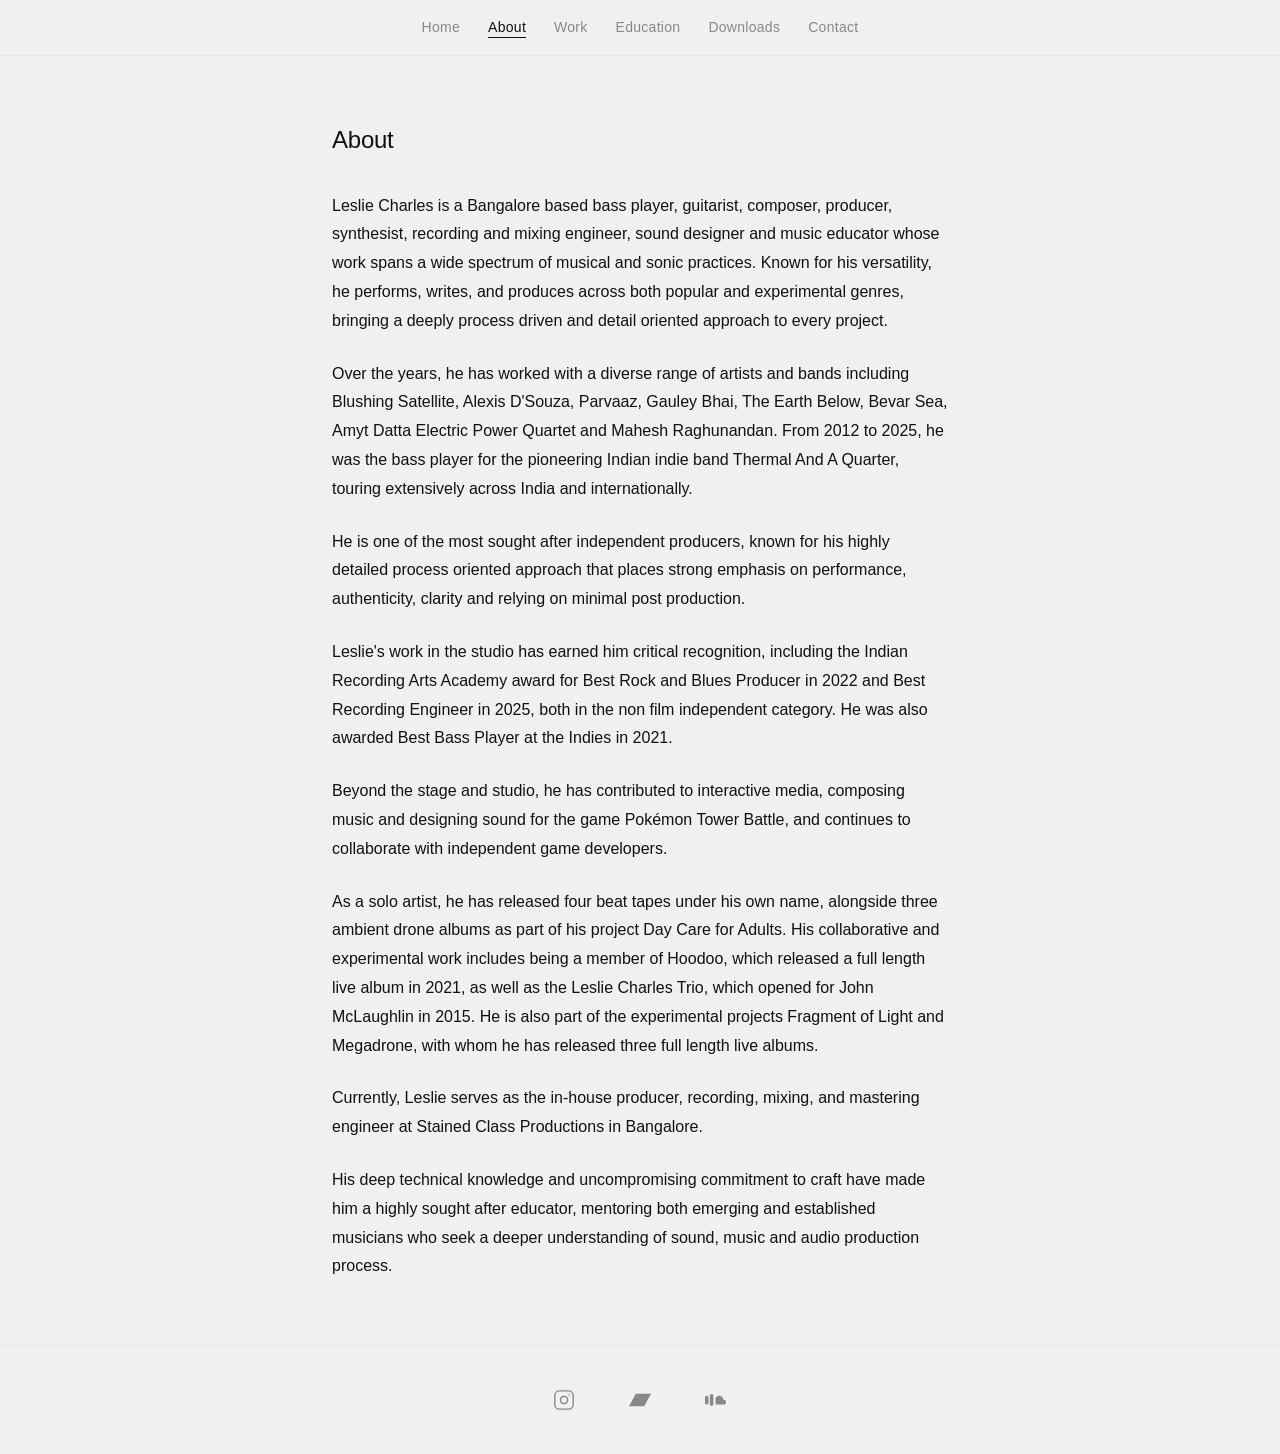
<file: about.html>
<!DOCTYPE html>
<html lang="en">
<head>
  <meta charset="UTF-8">
  <meta name="viewport" content="width=device-width, initial-scale=1.0">
  <title>About — Leslie Charles</title>
  <meta name="description" content="Bangalore-based bassist, producer, engineer, composer, and educator. IRAA award winner. Member of Thermal and a Quarter 2012–2025.">
  <link rel="canonical" href="https://lesliecharlesmusic.com/about">
  <meta property="og:title" content="About — Leslie Charles">
  <meta property="og:description" content="Bangalore-based bassist, producer, engineer, composer, and educator. IRAA award winner.">
  <meta property="og:url" content="https://lesliecharlesmusic.com/about">
  <meta property="og:type" content="website">
  <link rel="icon" href="favicon.svg" type="image/svg+xml">
  <link rel="stylesheet" href="style.css">
</head>
<body>

  <nav class="site-nav" aria-label="Main navigation">
    <ul class="nav-links">
      <li><a href="index.html">Home</a></li>
      <li><a href="about.html" class="active" aria-current="page">About</a></li>
      <li><a href="work.html">Work</a></li>
      <li><a href="education.html">Education</a></li>
      <li><a href="downloads.html">Downloads</a></li>
      <li><a href="contact.html">Contact</a></li>
    </ul>
  </nav>

  <main>
    <article class="prose">
      <h1 class="page-title">About</h1>
      <div class="bio">
        <p>Leslie Charles is a Bangalore based bass player, guitarist, composer, producer, synthesist, recording and mixing engineer, sound designer and music educator whose work spans a wide spectrum of musical and sonic practices. Known for his versatility, he performs, writes, and produces across both popular and experimental genres, bringing a deeply process driven and detail oriented approach to every project.</p>
        <p>Over the years, he has worked with a diverse range of artists and bands including Blushing Satellite, Alexis D'Souza, Parvaaz, Gauley Bhai, The Earth Below, Bevar Sea, Amyt Datta Electric Power Quartet and Mahesh Raghunandan. From 2012 to 2025, he was the bass player for the pioneering Indian indie band Thermal And A Quarter, touring extensively across India and internationally.</p>
        <p>He is one of the most sought after independent producers, known for his highly detailed process oriented approach that places strong emphasis on performance, authenticity, clarity and relying on minimal post production.</p>
        <p>Leslie's work in the studio has earned him critical recognition, including the Indian Recording Arts Academy award for Best Rock and Blues Producer in 2022 and Best Recording Engineer in 2025, both in the non film independent category. He was also awarded Best Bass Player at the Indies in 2021.</p>
        <p>Beyond the stage and studio, he has contributed to interactive media, composing music and designing sound for the game Pokémon Tower Battle, and continues to collaborate with independent game developers.</p>
        <p>As a solo artist, he has released four beat tapes under his own name, alongside three ambient drone albums as part of his project Day Care for Adults. His collaborative and experimental work includes being a member of Hoodoo, which released a full length live album in 2021, as well as the Leslie Charles Trio, which opened for John McLaughlin in 2015. He is also part of the experimental projects Fragment of Light and Megadrone, with whom he has released three full length live albums.</p>
        <p>Currently, Leslie serves as the in-house producer, recording, mixing, and mastering engineer at Stained Class Productions in Bangalore.</p>
        <p>His deep technical knowledge and uncompromising commitment to craft have made him a highly sought after educator, mentoring both emerging and established musicians who seek a deeper understanding of sound, music and audio production process.</p>
      </div>
    </article>
  </main>

  <footer class="site-footer">
    <a class="footer-icon" href="https://www.instagram.com/lesliecharles/" target="_blank" rel="noopener noreferrer" aria-label="Instagram">
      <svg viewBox="0 0 24 24" fill="none" stroke="currentColor" stroke-width="1.5" stroke-linecap="round" stroke-linejoin="round" aria-hidden="true">
        <rect x="2" y="2" width="20" height="20" rx="5" ry="5"/>
        <path d="M16 11.37A4 4 0 1 1 12.63 8 4 4 0 0 1 16 11.37z"/>
        <line x1="17.5" y1="6.5" x2="17.51" y2="6.5"/>
      </svg>
    </a>
    <a class="footer-icon" href="https://lesliecharles.bandcamp.com" target="_blank" rel="noopener noreferrer" aria-label="Bandcamp">
      <svg viewBox="0 0 24 24" fill="currentColor" aria-hidden="true">
        <path d="M0 18.75l7.437-13.5H24L16.563 18.75z"/>
      </svg>
    </a>
    <a class="footer-icon" href="https://soundcloud.com/lesliecharles" target="_blank" rel="noopener noreferrer" aria-label="SoundCloud">
      <svg viewBox="0 0 24 24" fill="currentColor" aria-hidden="true">
        <path d="M11.56 8.87V17h8.76c1.47 0 2.68-1.2 2.68-2.68a2.68 2.68 0 0 0-2.68-2.68c-.1 0-.2 0-.3.01-.2-2.35-2.14-4.19-4.52-4.19-1.16 0-2.22.44-3.01 1.14-.6.51-.93 1.2-.93 2.23zM0 15.16a1.88 1.88 0 1 0 3.76 0V9.37a1.88 1.88 0 0 0-3.76 0v5.79zM5.29 16.63a1.88 1.88 0 1 0 3.76 0V7.29a1.88 1.88 0 0 0-3.76 0v9.34z"/>
      </svg>
    </a>
  </footer>

</body>
</html>
</file>
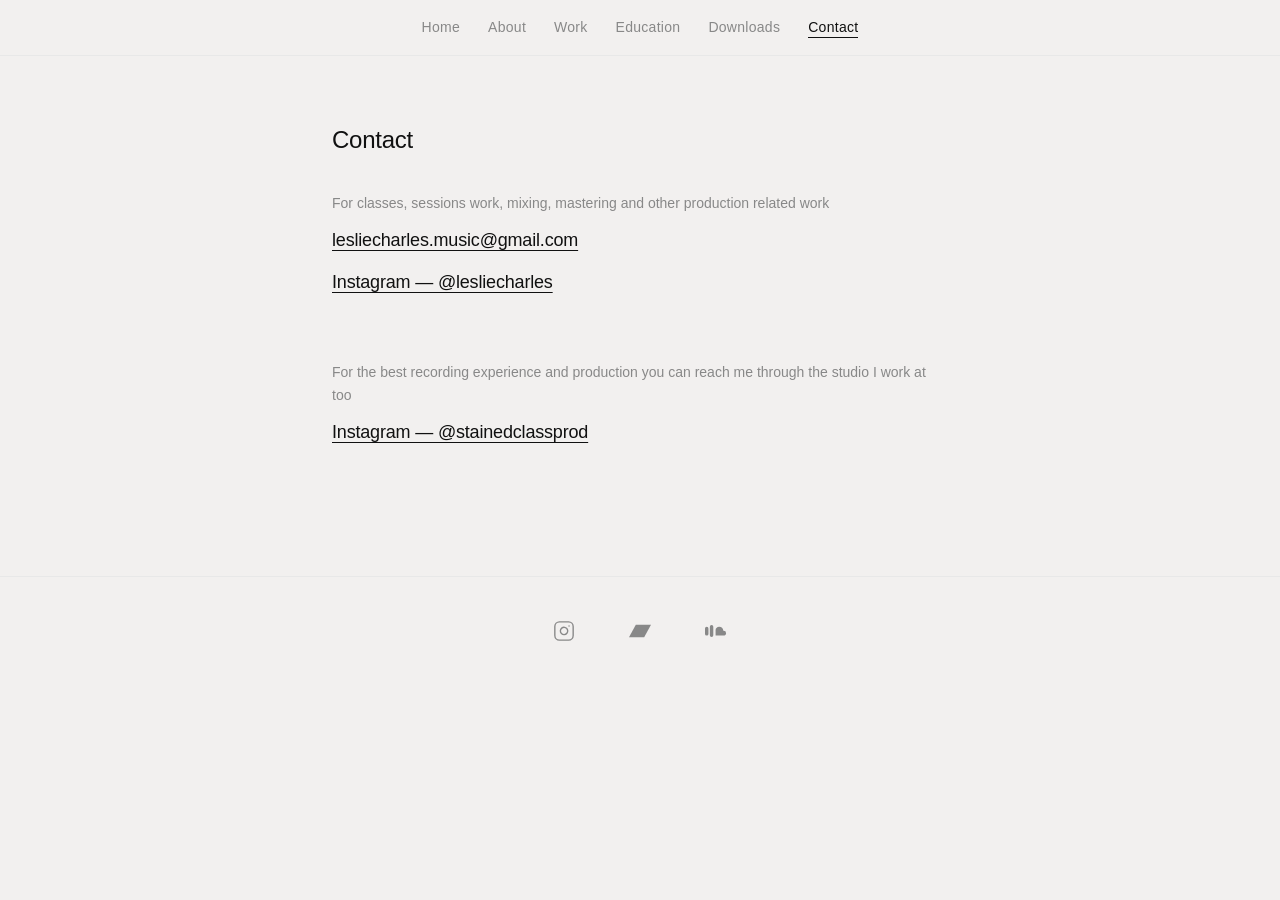
<file: contact.html>
<!DOCTYPE html>
<html lang="en">
<head>
  <meta charset="UTF-8">
  <meta name="viewport" content="width=device-width, initial-scale=1.0">
  <title>Contact — Leslie Charles</title>
  <meta name="description" content="Get in touch with Leslie Charles for production, engineering, recording, and collaboration enquiries.">
  <link rel="canonical" href="https://lesliecharlesmusic.com/contact">
  <meta property="og:title" content="Contact — Leslie Charles">
  <meta property="og:description" content="Get in touch for production, engineering, recording, and collaboration enquiries.">
  <meta property="og:url" content="https://lesliecharlesmusic.com/contact">
  <meta property="og:type" content="website">
  <link rel="icon" href="favicon.svg" type="image/svg+xml">
  <link rel="stylesheet" href="style.css">
</head>
<body>

  <nav class="site-nav" aria-label="Main navigation">
    <ul class="nav-links">
      <li><a href="index.html">Home</a></li>
      <li><a href="about.html">About</a></li>
      <li><a href="work.html">Work</a></li>
      <li><a href="education.html">Education</a></li>
      <li><a href="downloads.html">Downloads</a></li>
      <li><a href="contact.html" class="active" aria-current="page">Contact</a></li>
    </ul>
  </nav>

  <main>
    <div class="prose">
      <h1 class="page-title">Contact</h1>

      <div class="contact-block">
        <p class="contact-label">For classes, sessions work, mixing, mastering and other production related work</p>
        <a class="contact-email" href="mailto:lesliecharles.music@gmail.com">lesliecharles.music@gmail.com</a>
        <a class="contact-social" href="https://www.instagram.com/lesliecharles/" target="_blank" rel="noopener noreferrer">Instagram — @lesliecharles</a>
      </div>

      <div class="contact-block">
        <p class="contact-label">For the best recording experience and production you can reach me through the studio I work at too</p>
        <a class="contact-social" href="https://www.instagram.com/stainedclassprod/" target="_blank" rel="noopener noreferrer">Instagram — @stainedclassprod</a>
      </div>
    </div>
  </main>

  <footer class="site-footer">
    <a class="footer-icon" href="https://www.instagram.com/lesliecharles/" target="_blank" rel="noopener noreferrer" aria-label="Instagram">
      <svg viewBox="0 0 24 24" fill="none" stroke="currentColor" stroke-width="1.5" stroke-linecap="round" stroke-linejoin="round" aria-hidden="true">
        <rect x="2" y="2" width="20" height="20" rx="5" ry="5"/>
        <path d="M16 11.37A4 4 0 1 1 12.63 8 4 4 0 0 1 16 11.37z"/>
        <line x1="17.5" y1="6.5" x2="17.51" y2="6.5"/>
      </svg>
    </a>
    <a class="footer-icon" href="https://lesliecharles.bandcamp.com" target="_blank" rel="noopener noreferrer" aria-label="Bandcamp">
      <svg viewBox="0 0 24 24" fill="currentColor" aria-hidden="true">
        <path d="M0 18.75l7.437-13.5H24L16.563 18.75z"/>
      </svg>
    </a>
    <a class="footer-icon" href="https://soundcloud.com/lesliecharles" target="_blank" rel="noopener noreferrer" aria-label="SoundCloud">
      <svg viewBox="0 0 24 24" fill="currentColor" aria-hidden="true">
        <path d="M11.56 8.87V17h8.76c1.47 0 2.68-1.2 2.68-2.68a2.68 2.68 0 0 0-2.68-2.68c-.1 0-.2 0-.3.01-.2-2.35-2.14-4.19-4.52-4.19-1.16 0-2.22.44-3.01 1.14-.6.51-.93 1.2-.93 2.23zM0 15.16a1.88 1.88 0 1 0 3.76 0V9.37a1.88 1.88 0 0 0-3.76 0v5.79zM5.29 16.63a1.88 1.88 0 1 0 3.76 0V7.29a1.88 1.88 0 0 0-3.76 0v9.34z"/>
      </svg>
    </a>
  </footer>

</body>
</html>
</file>
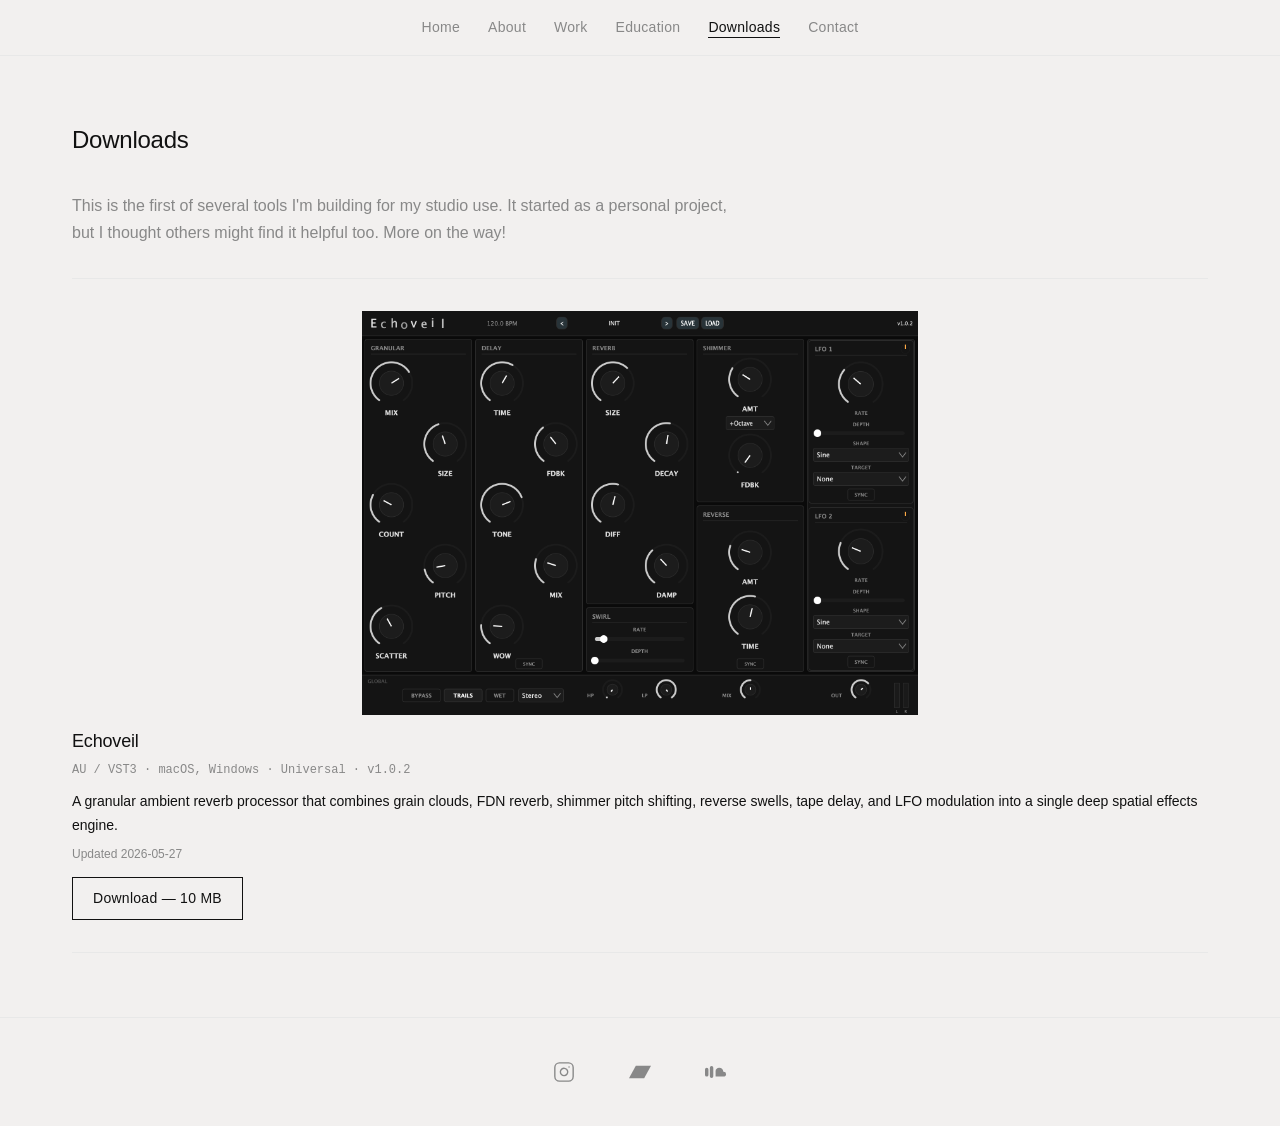
<file: downloads.html>
<!DOCTYPE html>
<html lang="en">

<head>
  <meta charset="UTF-8">
  <meta name="viewport" content="width=device-width, initial-scale=1.0">
  <title>Downloads — Leslie Charles</title>
  <meta name="description"
    content="Free audio plugins and software by Leslie Charles. AU and VST3 formats for macOS and Windows.">
  <link rel="canonical" href="https://lesliecharlesmusic.com/downloads">
  <meta property="og:title" content="Downloads — Leslie Charles">
  <meta property="og:description" content="Free audio plugins and software. AU and VST3 formats for macOS and Windows.">
  <meta property="og:url" content="https://lesliecharlesmusic.com/downloads">
  <meta property="og:type" content="website">
  <link rel="icon" href="favicon.svg" type="image/svg+xml">
  <link rel="stylesheet" href="style.css">
</head>

<body>

  <nav class="site-nav" aria-label="Main navigation">
    <ul class="nav-links">
      <li><a href="index.html">Home</a></li>
      <li><a href="about.html">About</a></li>
      <li><a href="work.html">Work</a></li>
      <li><a href="education.html">Education</a></li>
      <li><a href="downloads.html" class="active" aria-current="page">Downloads</a></li>
      <li><a href="contact.html">Contact</a></li>
    </ul>
  </nav>

  <main>
    <div class="wrap">
      <h1 class="page-title">Downloads</h1>
      <p class="dl-intro">This is the first of several tools I'm building for my studio use. It started as a personal
        project, but I thought others might find it helpful too. More on the way!</p>
      <ul class="dl-list" id="downloads-list">
        <!-- Populated by downloads.js -->
      </ul>
    </div>
  </main>

  <footer class="site-footer">
    <a class="footer-icon" href="https://www.instagram.com/lesliecharles/" target="_blank" rel="noopener noreferrer"
      aria-label="Instagram">
      <svg viewBox="0 0 24 24" fill="none" stroke="currentColor" stroke-width="1.5" stroke-linecap="round"
        stroke-linejoin="round" aria-hidden="true">
        <rect x="2" y="2" width="20" height="20" rx="5" ry="5" />
        <path d="M16 11.37A4 4 0 1 1 12.63 8 4 4 0 0 1 16 11.37z" />
        <line x1="17.5" y1="6.5" x2="17.51" y2="6.5" />
      </svg>
    </a>
    <a class="footer-icon" href="https://lesliecharles.bandcamp.com" target="_blank" rel="noopener noreferrer"
      aria-label="Bandcamp">
      <svg viewBox="0 0 24 24" fill="currentColor" aria-hidden="true">
        <path d="M0 18.75l7.437-13.5H24L16.563 18.75z" />
      </svg>
    </a>
    <a class="footer-icon" href="https://soundcloud.com/lesliecharles" target="_blank" rel="noopener noreferrer"
      aria-label="SoundCloud">
      <svg viewBox="0 0 24 24" fill="currentColor" aria-hidden="true">
        <path
          d="M11.56 8.87V17h8.76c1.47 0 2.68-1.2 2.68-2.68a2.68 2.68 0 0 0-2.68-2.68c-.1 0-.2 0-.3.01-.2-2.35-2.14-4.19-4.52-4.19-1.16 0-2.22.44-3.01 1.14-.6.51-.93 1.2-.93 2.23zM0 15.16a1.88 1.88 0 1 0 3.76 0V9.37a1.88 1.88 0 0 0-3.76 0v5.79zM5.29 16.63a1.88 1.88 0 1 0 3.76 0V7.29a1.88 1.88 0 0 0-3.76 0v9.34z" />
      </svg>
    </a>
  </footer>

  <script src="downloads.js"></script>
  <script>
    (function () {
      var list = document.getElementById('downloads-list');

      downloads.forEach(function (item) {
        var li = document.createElement('li');
        li.className = 'dl-item';

        // Thumbnail (optional)
        if (item.art) {
          var thumb = document.createElement('img');
          thumb.className = 'dl-thumb';
          thumb.src = item.art;
          thumb.alt = item.name;
          thumb.width = 1758;
          thumb.height = 1276;
          thumb.loading = 'eager';
          li.appendChild(thumb);
        }

        // Info block
        var info = document.createElement('div');
        info.className = 'dl-info';

        var name = document.createElement('h2');
        name.className = 'dl-name';
        name.textContent = item.name;

        var meta = document.createElement('p');
        meta.className = 'dl-meta';
        meta.textContent = [
          item.format.join(' / '),
          item.platform.join(', '),
          item.arch.join(', '),
          'v' + item.version
        ].join(' · ');

        var desc = document.createElement('p');
        desc.className = 'dl-desc';
        desc.textContent = item.description;

        var updated = document.createElement('p');
        updated.className = 'dl-updated';
        updated.textContent = 'Updated ' + item.updated;

        info.appendChild(name);
        info.appendChild(meta);
        info.appendChild(desc);
        info.appendChild(updated);

        // Actions block
        var actions = document.createElement('div');
        actions.className = 'dl-actions';

        var btn = document.createElement('a');
        btn.className = 'dl-btn';
        btn.href = item.file;
        btn.setAttribute('download', '');
        btn.textContent = 'Download — ' + item.size;

        actions.appendChild(btn);

        if (item.changelog) {
          var log = document.createElement('a');
          log.href = item.changelog;
          log.target = '_blank';
          log.rel = 'noopener noreferrer';
          log.style.display = 'block';
          log.style.marginTop = '0.5rem';
          log.style.fontSize = 'var(--xs)';
          log.style.color = 'var(--muted)';
          log.textContent = 'Changelog';
          actions.appendChild(log);
        }

        li.appendChild(info);
        li.appendChild(actions);
        list.appendChild(li);
      });
    }());
  </script>

</body>

</html>
</file>
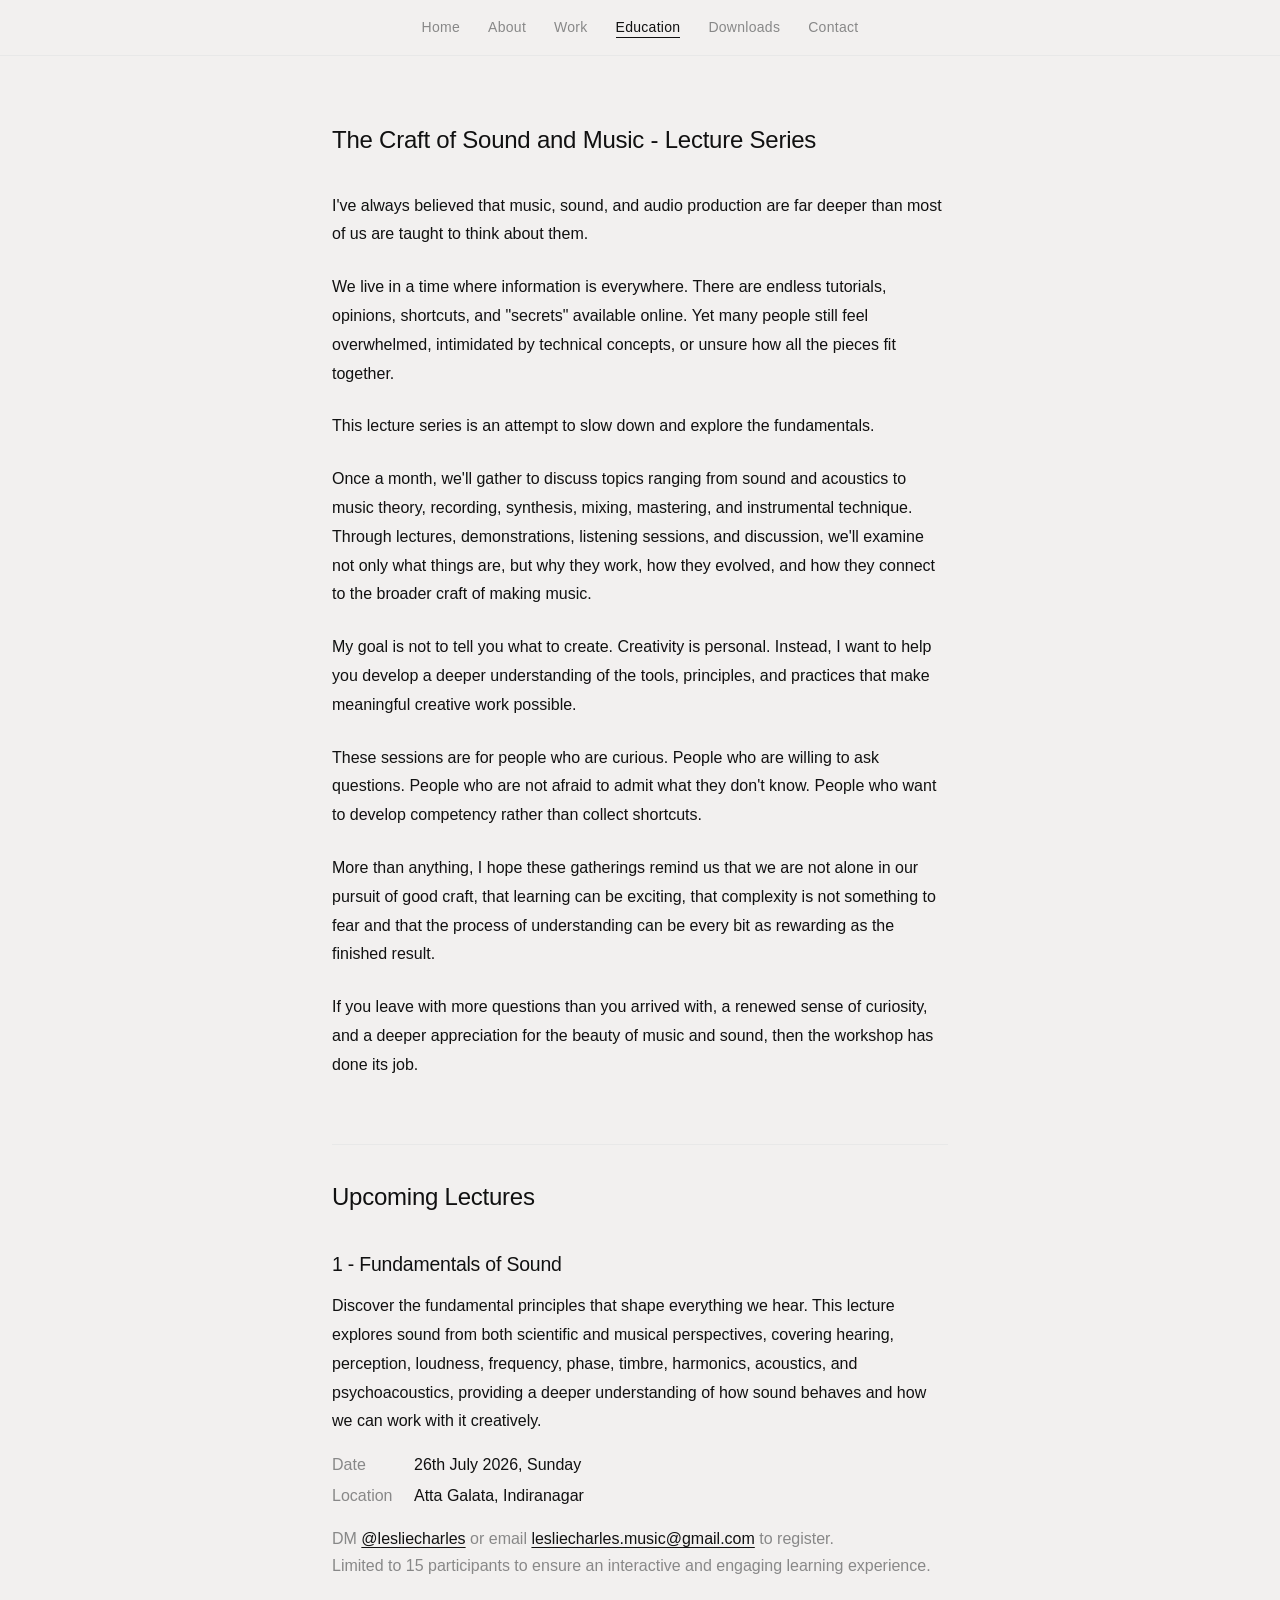
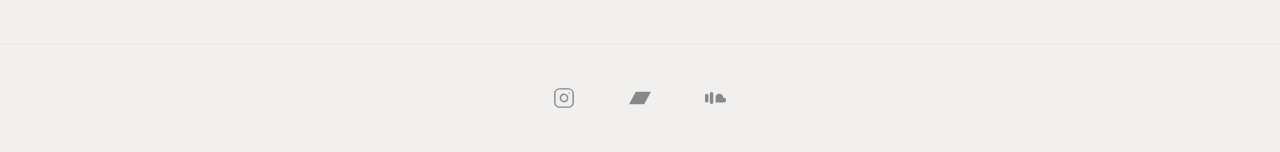
<file: education.html>
<!DOCTYPE html>
<html lang="en">

<head>
  <meta charset="UTF-8">
  <meta name="viewport" content="width=device-width, initial-scale=1.0">
  <title>Education — Leslie Charles</title>
  <meta name="description"
    content="A monthly lecture series exploring the fundamentals of sound, music theory, recording, synthesis, mixing, mastering, and instrumental technique.">
  <link rel="canonical" href="https://lesliecharlesmusic.com/education">
  <meta property="og:title" content="Workshop — Leslie Charles">
  <meta property="og:description"
    content="A monthly lecture series exploring the fundamentals of music, sound, and audio production.">
  <meta property="og:url" content="https://lesliecharlesmusic.com/education">
  <meta property="og:type" content="website">
  <link rel="icon" href="favicon.svg" type="image/svg+xml">
  <link rel="stylesheet" href="style.css">
</head>

<body>

  <nav class="site-nav" aria-label="Main navigation">
    <ul class="nav-links">
      <li><a href="index.html">Home</a></li>
      <li><a href="about.html">About</a></li>
      <li><a href="work.html">Work</a></li>
      <li><a href="education.html" class="active" aria-current="page">Education</a></li>
      <li><a href="downloads.html">Downloads</a></li>
      <li><a href="contact.html">Contact</a></li>
    </ul>
  </nav>

  <main>
    <article class="prose">
      <h1 class="page-title">The Craft of Sound and Music - Lecture Series</h1>
      <div class="workshop">
        <p>I've always believed that music, sound, and audio production are far deeper than most of us are taught to
          think about them.</p>
        <p>We live in a time where information is everywhere. There are endless tutorials, opinions, shortcuts, and
          "secrets" available online. Yet many people still feel overwhelmed, intimidated by technical concepts, or
          unsure how all the pieces fit together.</p>
        <p>This lecture series is an attempt to slow down and explore the fundamentals.</p>
        <p>Once a month, we'll gather to discuss topics ranging from sound and acoustics to music theory, recording,
          synthesis, mixing, mastering, and instrumental technique. Through lectures, demonstrations, listening
          sessions, and discussion, we'll examine not only what things are, but why they work, how they evolved, and how
          they connect to the broader craft of making music.</p>
        <p>My goal is not to tell you what to create. Creativity is personal. Instead, I want to help you develop a
          deeper understanding of the tools, principles, and practices that make meaningful creative work possible.</p>
        <p>These sessions are for people who are curious. People who are willing to ask questions. People who are not
          afraid to admit what they don't know. People who want to develop competency rather than collect shortcuts.</p>
        <p>More than anything, I hope these gatherings remind us that we are not alone in our pursuit of good craft, that learning can be exciting, that complexity is not something to fear and that the process of understanding can be every bit as rewarding as the finished result.</p>
        <p>If you leave with more questions than you arrived with, a renewed sense of curiosity, and a deeper
          appreciation for the beauty of music and sound, then the workshop has done its job.</p>
      </div>

      <div class="lecture-entry">
        <h2 class="page-title">Upcoming Lectures</h2>
        <h2 class="lecture-number">1 - Fundamentals of Sound</h2>
        <p class="lecture-desc">Discover the fundamental principles that shape everything we hear. This lecture explores
          sound from both scientific and musical perspectives, covering hearing, perception, loudness, frequency, phase,
          timbre, harmonics, acoustics, and psychoacoustics, providing a deeper understanding of how sound behaves and
          how we can work with it creatively.</p>
        <dl class="lecture-meta">
          <div class="lecture-meta-row">
            <dt>Date</dt>
            <dd>26th July 2026, Sunday</dd>
          </div>
          <div class="lecture-meta-row">
            <dt>Location</dt>
            <dd>Atta Galata, Indiranagar</dd>
          </div>
        </dl>
        <p class="lecture-register">DM <a href="https://www.instagram.com/lesliecharles/" target="_blank"
            rel="noopener noreferrer">@lesliecharles</a> or email <a
            href="mailto:lesliecharles.music@gmail.com">lesliecharles.music@gmail.com</a> to register.</p>
        <p class="lecture-register">Limited to 15 participants to ensure an interactive and engaging learning
          experience.</p>
      </div>

    </article>
  </main>

  <footer class="site-footer">
    <a class="footer-icon" href="https://www.instagram.com/lesliecharles/" target="_blank" rel="noopener noreferrer"
      aria-label="Instagram">
      <svg viewBox="0 0 24 24" fill="none" stroke="currentColor" stroke-width="1.5" stroke-linecap="round"
        stroke-linejoin="round" aria-hidden="true">
        <rect x="2" y="2" width="20" height="20" rx="5" ry="5" />
        <path d="M16 11.37A4 4 0 1 1 12.63 8 4 4 0 0 1 16 11.37z" />
        <line x1="17.5" y1="6.5" x2="17.51" y2="6.5" />
      </svg>
    </a>
    <a class="footer-icon" href="https://lesliecharles.bandcamp.com" target="_blank" rel="noopener noreferrer"
      aria-label="Bandcamp">
      <svg viewBox="0 0 24 24" fill="currentColor" aria-hidden="true">
        <path d="M0 18.75l7.437-13.5H24L16.563 18.75z" />
      </svg>
    </a>
    <a class="footer-icon" href="https://soundcloud.com/lesliecharles" target="_blank" rel="noopener noreferrer"
      aria-label="SoundCloud">
      <svg viewBox="0 0 24 24" fill="currentColor" aria-hidden="true">
        <path
          d="M11.56 8.87V17h8.76c1.47 0 2.68-1.2 2.68-2.68a2.68 2.68 0 0 0-2.68-2.68c-.1 0-.2 0-.3.01-.2-2.35-2.14-4.19-4.52-4.19-1.16 0-2.22.44-3.01 1.14-.6.51-.93 1.2-.93 2.23zM0 15.16a1.88 1.88 0 1 0 3.76 0V9.37a1.88 1.88 0 0 0-3.76 0v5.79zM5.29 16.63a1.88 1.88 0 1 0 3.76 0V7.29a1.88 1.88 0 0 0-3.76 0v9.34z" />
      </svg>
    </a>
  </footer>

</body>

</html>
</file>
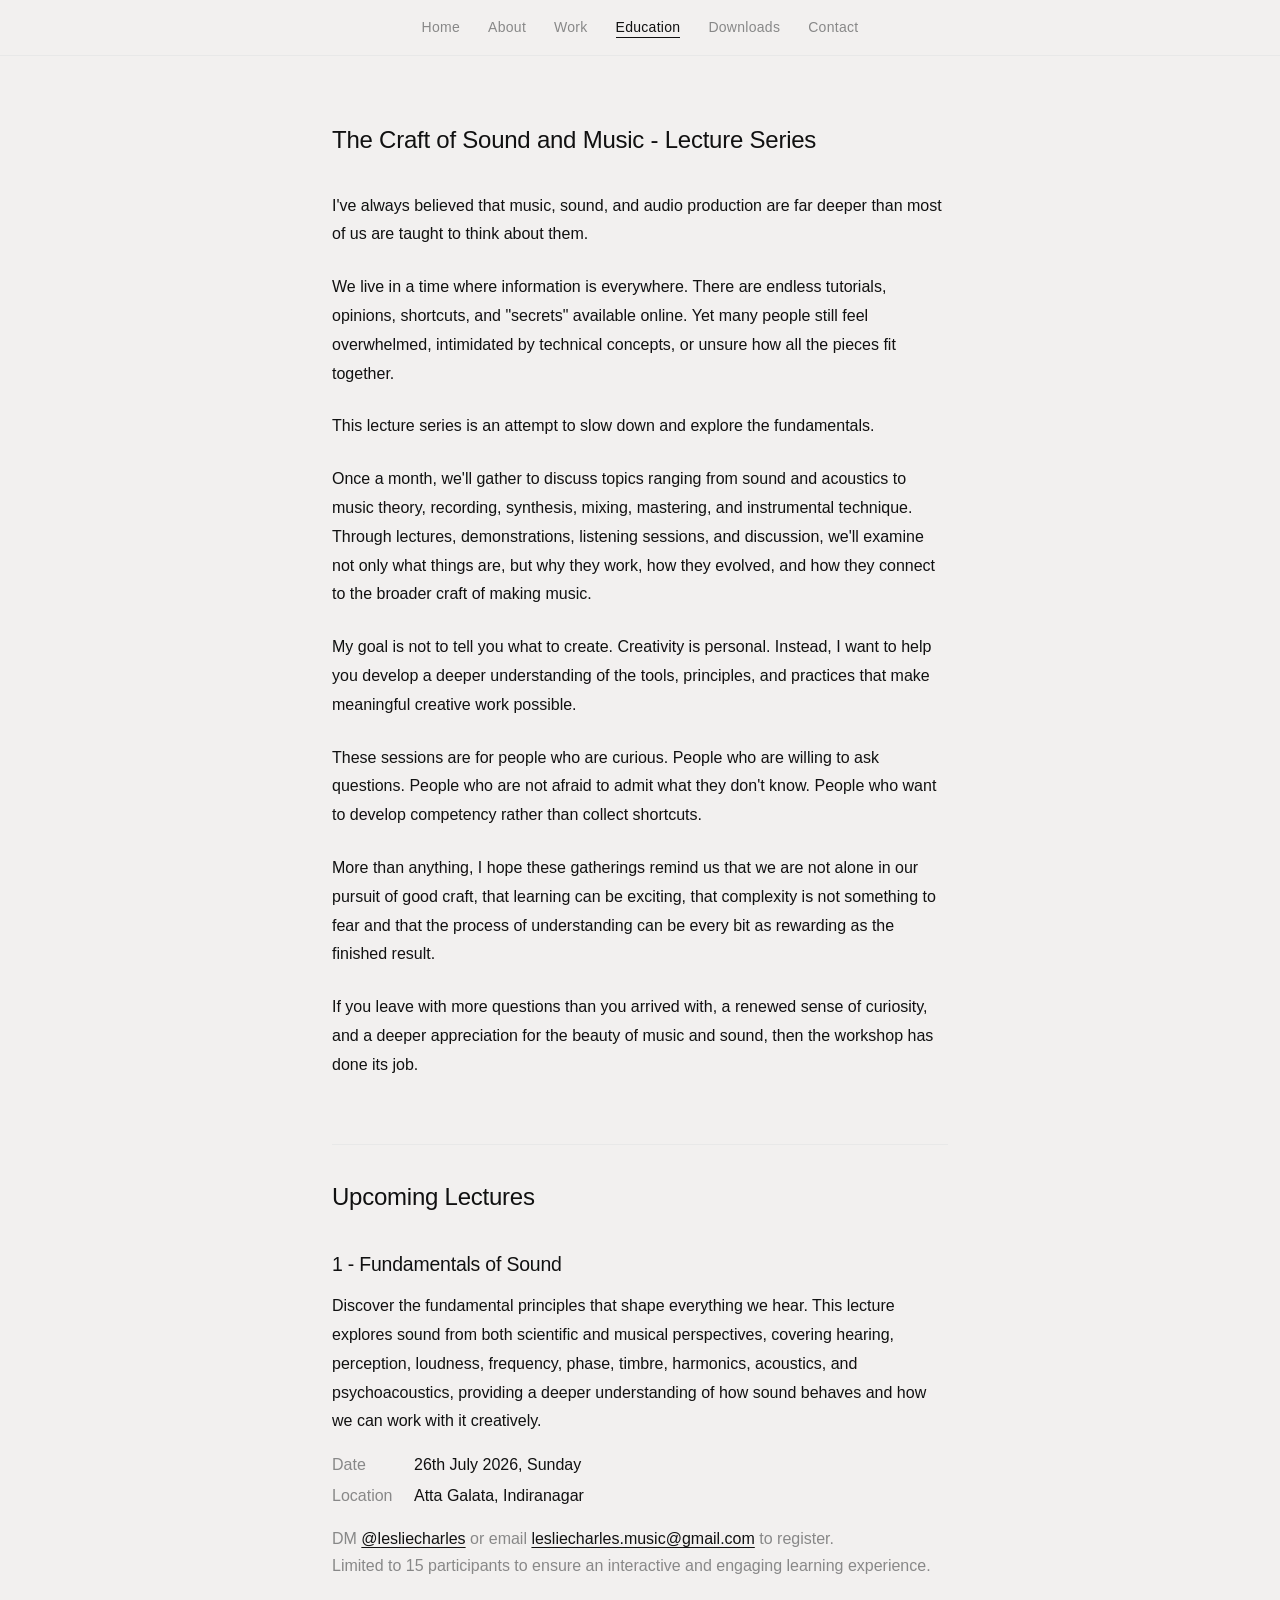
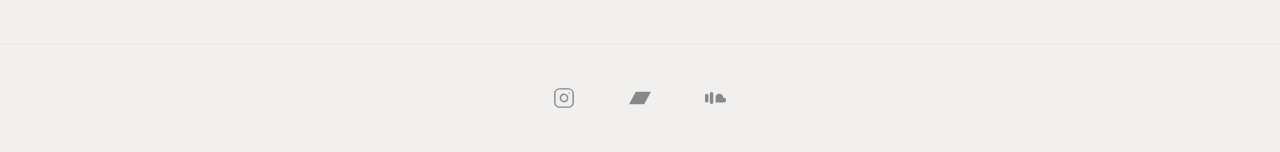
<file: workshops.html>
<!DOCTYPE html>
<html lang="en">

<head>
  <meta charset="UTF-8">
  <meta name="viewport" content="width=device-width, initial-scale=1.0">
  <title>Education — Leslie Charles</title>
  <meta name="description"
    content="A monthly lecture series exploring the fundamentals of sound, music theory, recording, synthesis, mixing, mastering, and instrumental technique.">
  <link rel="canonical" href="https://lesliecharlesmusic.com/workshops">
  <meta property="og:title" content="Workshop — Leslie Charles">
  <meta property="og:description"
    content="A monthly lecture series exploring the fundamentals of music, sound, and audio production.">
  <meta property="og:url" content="https://lesliecharlesmusic.com/workshops">
  <meta property="og:type" content="website">
  <link rel="icon" href="favicon.svg" type="image/svg+xml">
  <link rel="stylesheet" href="style.css">
</head>

<body>

  <nav class="site-nav" aria-label="Main navigation">
    <ul class="nav-links">
      <li><a href="index.html">Home</a></li>
      <li><a href="about.html">About</a></li>
      <li><a href="discography.html">Work</a></li>
      <li><a href="workshops.html" class="active" aria-current="page">Education</a></li>
      <li><a href="downloads.html">Downloads</a></li>
      <li><a href="contact.html">Contact</a></li>
    </ul>
  </nav>

  <main>
    <article class="prose">
      <h1 class="page-title">The Craft of Sound and Music - Lecture Series</h1>
      <div class="workshop">
        <p>I've always believed that music, sound, and audio production are far deeper than most of us are taught to
          think about them.</p>
        <p>We live in a time where information is everywhere. There are endless tutorials, opinions, shortcuts, and
          "secrets" available online. Yet many people still feel overwhelmed, intimidated by technical concepts, or
          unsure how all the pieces fit together.</p>
        <p>This lecture series is an attempt to slow down and explore the fundamentals.</p>
        <p>Once a month, we'll gather to discuss topics ranging from sound and acoustics to music theory, recording,
          synthesis, mixing, mastering, and instrumental technique. Through lectures, demonstrations, listening
          sessions, and discussion, we'll examine not only what things are, but why they work, how they evolved, and how
          they connect to the broader craft of making music.</p>
        <p>My goal is not to tell you what to create. Creativity is personal. Instead, I want to help you develop a
          deeper understanding of the tools, principles, and practices that make meaningful creative work possible.</p>
        <p>These sessions are for people who are curious. People who are willing to ask questions. People who are not
          afraid to admit what they don't know. People who want to develop competency rather than collect shortcuts.</p>
        <p>More than anything, I hope these gatherings remind us that we are not alone in our pursuit of good craft, that learning can be exciting, that complexity is not something to fear and that the process of understanding can be every bit as rewarding as the finished result.</p>
        <p>If you leave with more questions than you arrived with, a renewed sense of curiosity, and a deeper
          appreciation for the beauty of music and sound, then the workshop has done its job.</p>
      </div>

      <div class="lecture-entry">
        <h2 class="page-title">Upcoming Lectures</h2>
        <h2 class="lecture-number">1 - Fundamentals of Sound</h2>
        <p class="lecture-desc">Discover the fundamental principles that shape everything we hear. This lecture explores
          sound from both scientific and musical perspectives, covering hearing, perception, loudness, frequency, phase,
          timbre, harmonics, acoustics, and psychoacoustics, providing a deeper understanding of how sound behaves and
          how we can work with it creatively.</p>
        <dl class="lecture-meta">
          <div class="lecture-meta-row">
            <dt>Date</dt>
            <dd>26th July 2026, Sunday</dd>
          </div>
          <div class="lecture-meta-row">
            <dt>Location</dt>
            <dd>Atta Galata, Indiranagar</dd>
          </div>
        </dl>
        <p class="lecture-register">DM <a href="https://www.instagram.com/lesliecharles/" target="_blank"
            rel="noopener noreferrer">@lesliecharles</a> or email <a
            href="mailto:lesliecharles.music@gmail.com">lesliecharles.music@gmail.com</a> to register.</p>
        <p class="lecture-register">Limited to 15 participants to ensure an interactive and engaging learning
          experience.</p>
      </div>

    </article>
  </main>

  <footer class="site-footer">
    <a class="footer-icon" href="https://www.instagram.com/lesliecharles/" target="_blank" rel="noopener noreferrer"
      aria-label="Instagram">
      <svg viewBox="0 0 24 24" fill="none" stroke="currentColor" stroke-width="1.5" stroke-linecap="round"
        stroke-linejoin="round" aria-hidden="true">
        <rect x="2" y="2" width="20" height="20" rx="5" ry="5" />
        <path d="M16 11.37A4 4 0 1 1 12.63 8 4 4 0 0 1 16 11.37z" />
        <line x1="17.5" y1="6.5" x2="17.51" y2="6.5" />
      </svg>
    </a>
    <a class="footer-icon" href="https://lesliecharles.bandcamp.com" target="_blank" rel="noopener noreferrer"
      aria-label="Bandcamp">
      <svg viewBox="0 0 24 24" fill="currentColor" aria-hidden="true">
        <path d="M0 18.75l7.437-13.5H24L16.563 18.75z" />
      </svg>
    </a>
    <a class="footer-icon" href="https://soundcloud.com/lesliecharles" target="_blank" rel="noopener noreferrer"
      aria-label="SoundCloud">
      <svg viewBox="0 0 24 24" fill="currentColor" aria-hidden="true">
        <path
          d="M11.56 8.87V17h8.76c1.47 0 2.68-1.2 2.68-2.68a2.68 2.68 0 0 0-2.68-2.68c-.1 0-.2 0-.3.01-.2-2.35-2.14-4.19-4.52-4.19-1.16 0-2.22.44-3.01 1.14-.6.51-.93 1.2-.93 2.23zM0 15.16a1.88 1.88 0 1 0 3.76 0V9.37a1.88 1.88 0 0 0-3.76 0v5.79zM5.29 16.63a1.88 1.88 0 1 0 3.76 0V7.29a1.88 1.88 0 0 0-3.76 0v9.34z" />
      </svg>
    </a>
  </footer>

</body>

</html>
</file>
<file: style.css>
/* ======================
   CUSTOM PROPERTIES
   ====================== */
:root {
  --bg:       #F2F0EF;
  --text:     #111111;
  --muted:    #888888;
  --border:   #e8e8e8;

  --sans:     -apple-system, BlinkMacSystemFont, 'Segoe UI', Helvetica, Arial, sans-serif;
  --mono:     'SF Mono', 'Fira Code', Consolas, monospace;

  --xs:    0.75rem;
  --sm:    0.875rem;
  --base:  1rem;
  --lg:    1.125rem;
  --xl:    1.5rem;
  --hero:  clamp(2.75rem, 6vw, 5rem);

  --sp-xs:  0.5rem;
  --sp-sm:  1rem;
  --sp-md:  2rem;
  --sp-lg:  4rem;
  --sp-xl:  6rem;

  --nav-h:  56px;
  --wrap:   1200px;
  --prose:  680px;
}

@media (max-width: 767px) {
  :root { --nav-h: 72px; }
}


/* ======================
   RESET
   ====================== */
*, *::before, *::after {
  box-sizing: border-box;
  margin: 0;
  padding: 0;
}

html { scroll-behavior: smooth; }

body {
  font-family: var(--sans);
  background: var(--bg);
  color: var(--text);
  font-size: var(--base);
  line-height: 1.65;
  -webkit-font-smoothing: antialiased;
  -moz-osx-font-smoothing: grayscale;
}

img, video {
  max-width: 100%;
  display: block;
}

a {
  color: inherit;
  text-decoration: none;
}

ul { list-style: none; }


/* ======================
   NAV
   ====================== */
.site-nav {
  position: fixed;
  inset: 0 0 auto;
  z-index: 100;
  height: var(--nav-h);
  display: flex;
  align-items: center;
  justify-content: center;
  padding: 0 var(--sp-md);
  background: var(--bg);
  border-bottom: 1px solid var(--border);
}

.nav-brand {
  font-size: var(--sm);
  font-weight: 600;
  letter-spacing: 0.07em;
  text-transform: uppercase;
  flex-shrink: 0;
}

.nav-links {
  display: flex;
  gap: 1.75rem;
  align-items: center;
}


.nav-links a {
  font-size: var(--sm);
  letter-spacing: 0.02em;
  color: var(--muted);
  transition: color 0.15s ease;
  white-space: nowrap;
  position: relative;
  padding-bottom: 3px;
}

.nav-links a:hover { color: var(--text); }

.nav-links a.active {
  color: var(--text);
}

.nav-links a.active::after {
  content: '';
  position: absolute;
  bottom: 0;
  left: 0;
  right: 0;
  height: 1px;
  background: var(--text);
}

@media (max-width: 767px) {
  .site-nav {
    flex-direction: column;
    align-items: flex-start;
    justify-content: center;
    padding: var(--sp-xs) var(--sp-sm);
    gap: var(--sp-xs);
  }

  .nav-links {
    width: 100%;
    overflow-x: auto;
    scrollbar-width: none;
    -webkit-overflow-scrolling: touch;
    gap: 1.25rem;
    padding-bottom: 1px;
  }

  .nav-links::-webkit-scrollbar { display: none; }
  .nav-links li { flex-shrink: 0; }
}


/* ======================
   MAIN / LAYOUT
   ====================== */
main {
  padding-top: var(--nav-h);
}

.wrap {
  max-width: var(--wrap);
  margin: 0 auto;
  padding: var(--sp-lg) var(--sp-md);
}

.prose {
  max-width: var(--prose);
  margin: 0 auto;
  padding: var(--sp-lg) var(--sp-md);
}

@media (max-width: 767px) {
  .wrap  { padding: var(--sp-md) var(--sp-sm); }
  .prose { padding: var(--sp-md) var(--sp-sm); }
}

.page-title {
  font-size: var(--xl);
  font-weight: 400;
  letter-spacing: -0.01em;
  margin-bottom: var(--sp-md);
}

.section-title {
  font-size: var(--xl);
  font-weight: 400;
  letter-spacing: -0.01em;
  margin-top: var(--sp-lg);
  margin-bottom: var(--sp-md);
}

.games-grid {
  grid-template-columns: repeat(2, 1fr);
}

@media (min-width: 768px) {
  .games-grid {
    grid-template-columns: repeat(4, 1fr);
  }
}


/* ======================
   HERO (index.html)
   ====================== */
.hero {
  height: calc(100vh - var(--nav-h));
  position: relative;
  display: flex;
  align-items: flex-end;
  padding: var(--sp-lg) var(--sp-md);
  overflow: hidden;
}

.hero-img {
  position: absolute;
  inset: 0;
  width: 100%;
  height: 100%;
  object-fit: cover;
  object-position: center top;
}

.hero-overlay {
  position: absolute;
  inset: 0;
  background: linear-gradient(
    to top,
    rgba(0, 0, 0, 0.65) 0%,
    rgba(0, 0, 0, 0.2)  40%,
    transparent         70%
  );
}

.hero-text {
  position: relative;
  z-index: 1;
  color: #ffffff;
}

.hero-name {
  font-size: var(--hero);
  font-weight: 300;
  letter-spacing: -0.025em;
  line-height: 1.05;
  margin-bottom: 0.875rem;
}

.hero-desc {
  font-size: var(--base);
  line-height: 1.6;
  opacity: 0.88;
  max-width: 560px;
}

@media (max-width: 767px) {
  .hero { padding: var(--sp-md) var(--sp-sm); }
  .hero-desc { font-size: var(--sm); }
}


/* ======================
   BIO (about.html)
   ====================== */
.bio p {
  margin-bottom: 1.5em;
  line-height: 1.8;
}

.bio p:last-child { margin-bottom: 0; }


/* ======================
   DISC GRID (discography.html)
   ====================== */
.disc-grid {
  display: grid;
  grid-template-columns: repeat(2, 1fr);
  gap: 1rem;
}

@media (min-width: 768px) {
  .disc-grid {
    grid-template-columns: repeat(4, 1fr);
    gap: 1.25rem;
  }
}

.disc-item a {
  display: block;
  aspect-ratio: 1 / 1;
  background: var(--bg);
  transition: transform 0.2s ease;
  position: relative;
  z-index: 0;
}

.disc-item a:hover {
  transform: scale(1.07);
  z-index: 1;
}

.disc-item a img {
  width: 100%;
  height: 100%;
  object-fit: contain;
  display: block;
}

.disc-caption {
  padding: 0.5rem 0 0;
  display: flex;
  flex-direction: column;
  gap: 0.15rem;
}

.disc-album  { font-size: var(--xs); font-weight: 500; line-height: 1.3; }
.disc-artist { font-size: var(--xs); font-weight: 500; line-height: 1.3; }
.disc-role   { font-size: var(--xs); color: var(--muted); opacity: 0.7; }


/* ======================
   WORKSHOPS (workshops.html)
   ====================== */
.workshop p {
  margin-bottom: 1.5em;
  line-height: 1.8;
}

.workshop p:last-child { margin-bottom: 0; }

.lecture-entry {
  margin-top: var(--sp-lg);
  padding-top: var(--sp-md);
  border-top: 1px solid var(--border);
}

.lecture-number {
  font-size: calc(var(--xl) * 0.81);
  font-weight: 500;
  letter-spacing: -0.01em;
  margin-bottom: 0.75rem;
}

.lecture-desc {
  font-size: var(--base);
  line-height: 1.8;
  margin-bottom: var(--sp-sm);
}

.lecture-meta {
  display: flex;
  flex-direction: column;
  gap: 0.25rem;
  margin-bottom: var(--sp-sm);
}

.lecture-meta-row {
  display: flex;
  gap: 0.75rem;
}

.lecture-meta dt {
  font-size: var(--base);
  font-weight: 400;
  color: var(--muted);
  min-width: 70px;
}

.lecture-meta dd {
  font-size: var(--base);
  line-height: 1.6;
}

.lecture-register {
  font-size: var(--base);
  line-height: 1.7;
  color: var(--muted);
}

.lecture-register a {
  text-decoration: underline;
  text-underline-offset: 3px;
  color: var(--text);
}

.lecture-register a:hover { opacity: 0.6; }

.photos-heading {
  font-size: var(--lg);
  font-weight: 500;
  letter-spacing: -0.01em;
  margin-top: var(--sp-lg);
  margin-bottom: var(--sp-md);
}

.photo-grid {
  display: grid;
  grid-template-columns: repeat(auto-fill, minmax(220px, 1fr));
  gap: 1rem;
}

.photo-placeholder {
  aspect-ratio: 4 / 3;
  background: var(--border);
  display: flex;
  align-items: center;
  justify-content: center;
  font-size: var(--xs);
  color: var(--muted);
  letter-spacing: 0.06em;
  text-transform: uppercase;
}


/* ======================
   DOWNLOADS (downloads.html)
   ====================== */
.dl-intro {
  font-size: var(--base);
  line-height: 1.7;
  color: var(--muted);
  margin-bottom: var(--sp-md);
  max-width: var(--prose);
}

.dl-list {
  display: flex;
  flex-direction: column;
}

.dl-item {
  padding: var(--sp-md) 0;
  border-bottom: 1px solid var(--border);
  display: flex;
  flex-direction: column;
  gap: 0.75rem;
}

.dl-item:first-child { border-top: 1px solid var(--border); }

.dl-thumb {
  width: 49%;
  height: auto;
  display: block;
  margin: 0 auto;
}

.dl-name {
  font-size: var(--lg);
  font-weight: 500;
  letter-spacing: -0.01em;
  margin-bottom: 0.25rem;
}

.dl-meta {
  font-family: var(--mono);
  font-size: var(--xs);
  color: var(--muted);
  line-height: 1.6;
  margin-bottom: 0.65rem;
}

.dl-desc {
  font-size: var(--sm);
  line-height: 1.7;
}

.dl-updated {
  font-size: var(--xs);
  color: var(--muted);
  margin-top: 0.45rem;
}

.dl-btn {
  display: inline-block;
  padding: 0.55rem 1.25rem;
  border: 1px solid var(--text);
  font-size: var(--sm);
  font-family: var(--sans);
  letter-spacing: 0.02em;
  transition: background 0.15s ease, color 0.15s ease;
  white-space: nowrap;
  cursor: pointer;
}

.dl-btn:hover {
  background: var(--text);
  color: var(--bg);
}


/* ======================
   CONTACT (contact.html)
   ====================== */
.contact-block {
  margin-bottom: var(--sp-lg);
  display: flex;
  flex-direction: column;
  gap: 0.75rem;
}

.contact-label {
  font-size: var(--sm);
  color: var(--muted);
  line-height: 1.6;
}

.contact-email {
  display: inline-block;
  font-size: var(--lg);
  font-weight: 300;
  letter-spacing: -0.01em;
  text-decoration: underline;
  text-underline-offset: 4px;
  transition: opacity 0.15s ease;
}

.contact-email:hover { opacity: 0.6; }

.contact-social {
  display: inline-block;
  font-size: var(--lg);
  font-weight: 300;
  letter-spacing: -0.01em;
  text-decoration: underline;
  text-underline-offset: 4px;
  transition: opacity 0.15s ease;
}

.contact-social:hover { opacity: 0.6; }


/* ======================
   FOOTER
   ====================== */
.site-footer {
  border-top: 1px solid var(--border);
  padding: var(--sp-md);
  display: flex;
  justify-content: center;
  align-items: center;
  gap: var(--sp-md);
  margin-top: 0;
}

.footer-icon {
  display: flex;
  align-items: center;
  justify-content: center;
  min-width: 44px;
  min-height: 44px;
  color: var(--muted);
  transition: color 0.15s ease;
}

.footer-icon:hover { color: var(--text); }

.footer-icon svg {
  width: 22px;
  height: 22px;
  display: block;
}


/* ======================
   FOCUS / ACCESSIBILITY
   ====================== */
:focus-visible {
  outline: 2px solid var(--text);
  outline-offset: 3px;
}


/* ======================
   REDUCED MOTION
   ====================== */
@media (prefers-reduced-motion: reduce) {
  *, *::before, *::after {
    animation-duration: 0.01ms !important;
    transition-duration: 0.01ms !important;
  }
}
</file>
